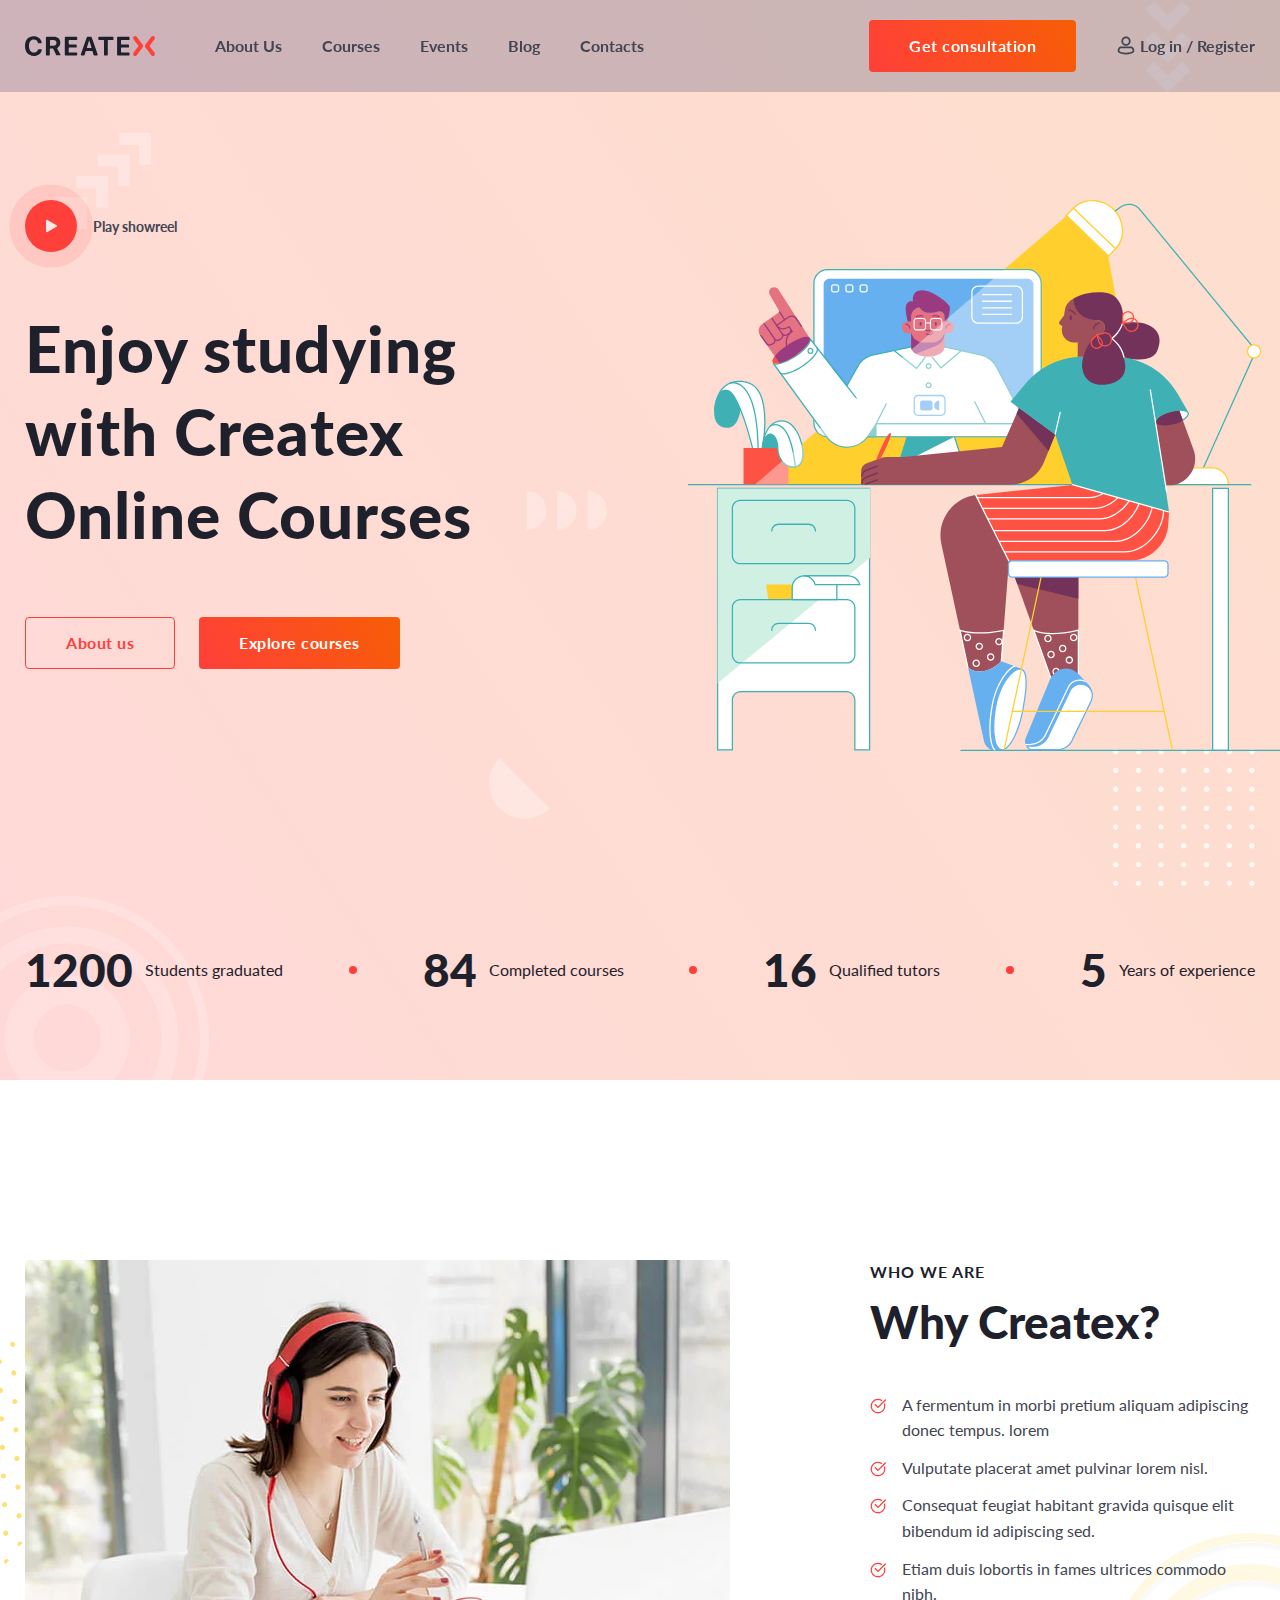
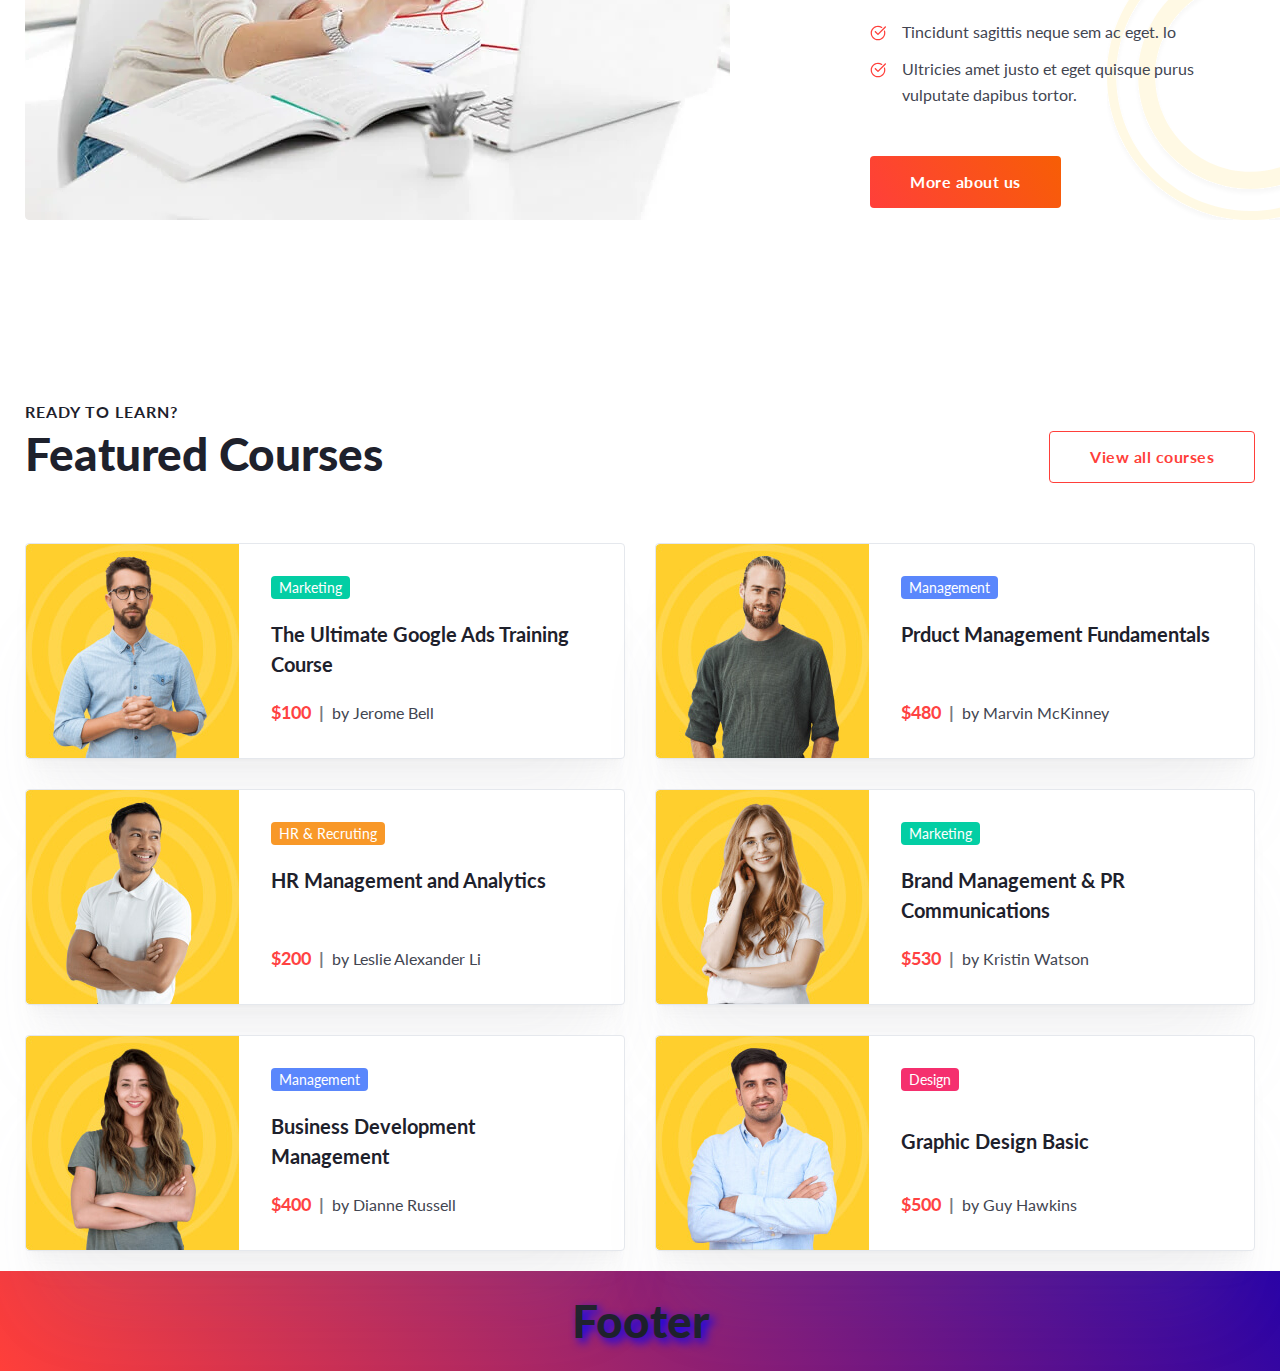
<file: index.html>
<!DOCTYPE html>
<html lang="en">
<head>
   <meta charset="UTF-8">
   <meta http-equiv="X-UA-Compatible" content="IE=edge">
   <meta name="viewport" content="width=device-width, initial-scale=1.0">
   <link rel="stylesheet" href="css/reset.css">
   <link rel="stylesheet" href="css/style.css">
   <title>Lesson_18</title>
</head>
<body>
   <div class="wrapper">
      <header class="header">
         <div class="header__container">
            <a href="index.html" class="header__logo"><img src="img/logo/logo.svg" alt="logo"></a>
            <nav class="header__menu menu">
               <ul class="menu__list">
                  <li class="menu__items"><a href="#" class="menu__link">About Us</a></li>
                  <li class="menu__items"><a href="#" class="menu__link">Courses</a></li>
                  <li class="menu__items"><a href="#" class="menu__link">Events</a></li>
                  <li class="menu__items"><a href="#" class="menu__link">Blog</a></li>
                  <li class="menu__items"><a href="#" class="menu__link">Contacts</a></li>
               </ul>
            </nav>
            <div class="header__action action-header">
               <a href="#" class="action-header__button button"><span>Get consultation</span></a>
               <a href="" class="action-header__in"><span>Log in / Register</span></a>
            </div>
         </div>
      </header>
      <main class="page">
         <section class="page__main main-block">
            <div class="main-block__container">
               <div class="main-block__body body-main">
                  <div class="body-main__content">
                     <a href="#" class="body-main__play">Play showreel</a>
                     <h1 class="body-main__title">Enjoy studying with Createx Online Courses</h1>
                     <div class="body-main__act">
                        <a href="#" class="body-main__button button button--transparent"><span>About us</span></a>
                        <a href="#" class="body-main__button button"><span>Explore courses</span></a>
                     </div>
                  </div>
                  <div class="body-main__picture">
                     <img src="img/illustration.svg" alt="illustration">
                  </div>
               </div>
               <div class="main-block__done done-block">
                  <div class="done-block__item item-done">
                     <div class="item-done__value">1200</div>
                     <div class="item-done__text">Students graduated</div>
                  </div>
                  <div class="done-block__point"></div>
                  <div class="done-block__item item-done">
                     <div class="item-done__value">84</div>
                     <div class="item-done__text">Completed courses</div>
                  </div>
                  <div class="done-block__point"></div>
                  <div class="done-block__item item-done">
                     <div class="item-done__value">16</div>
                     <div class="item-done__text">Qualified tutors</div>
                  </div>
                  <div class="done-block__point"></div>
                  <div class="done-block__item item-done">
                     <div class="item-done__value">5</div>
                     <div class="item-done__text">Years of experience</div>
                  </div>
               </div>
            </div>
            <div class="main-block__decore decore-main">
               <div class="decore-main__item decore-main__item--1"></div>
               <div class="decore-main__item decore-main__item--2"></div>
               <div class="decore-main__item decore-main__item--3"></div>
               <div class="decore-main__item decore-main__item--4"></div>
               <div class="decore-main__item decore-main__item--5"></div>
               <div class="decore-main__item decore-main__item--6"></div>
            </div>
         </section>
         <section class="page__why why-page">
            <div class="why-page__container">
               <div class="why-page__picture">
                  <picture>
                     <source srcset="img/illustration-2.webp" type="image/webp">
                     <img src="img/illustration-2.png" alt="img/illustration-2">
                  </picture>
               </div>
               <div class="why-page__content">
                  <h3 class="why-page__sub-title">Who we are</h3>
                  <h2 class="why-page__title">Why Createx?</h2>
                  <ul class="why-page__list list-why">
                     <li class="list-why__items">A fermentum in morbi pretium aliquam adipiscing donec tempus. lorem</li>
                     <li class="list-why__items">Vulputate placerat amet pulvinar lorem nisl.</li>
                     <li class="list-why__items">Consequat feugiat habitant gravida quisque elit bibendum id adipiscing sed.</li>
                     <li class="list-why__items">Etiam duis lobortis in fames ultrices commodo nibh.</li>
                     <li class="list-why__items">Tincidunt sagittis neque sem ac eget. lo</li>
                     <li class="list-why__items">Ultricies amet justo et eget quisque purus vulputate dapibus tortor.</li>
                  </ul>
                  <a href="#" class="why-page__button button"><span>More about us</span></a>
               </div>
            </div>
         </section>
         <section class="page__courses courses">
            <div class="courses__container">
               <div class="courses__header">
                  <div class="courses__label label">
                     <h3 class="label__sub-title">Ready to learn?</h3>
                     <h2 class="label__title">Featured Courses</h2>
                  </div>
                  <a href="#" class="courses__button button button--transparent"><span>View all courses</span></a>
               </div>
               <div class="courses__cards">
                  <a href="#" class="courses__card card">
                     <div class="card__image">
                        <img src="img/card/bell.png" alt="image">
                     </div>
                     <div class="card__content">
                        <h4 class="card__button card__button--green">Marketing</h4>
                        <h3 class="card__title">The Ultimate Google Ads Training Course</h3>
                        <p class="card__by"><span>$100</span> by Jerome Bell</p>
                     </div>
                  </a>
                  <a href="#" class="courses__card card">
                     <div class="card__image">
                        <img src="img/card/mckinney.png" alt="image">
                     </div>
                     <div class="card__content">
                        <h4 class="card__button card__button--blue">Management</h4>
                        <h3 class="card__title">Prduct Management Fundamentals</h3>
                        <p class="card__by"><span>$480</span> by Marvin McKinney</p>
                     </div>
                  </a>
                  <a href="#" class="courses__card card">
                     <div class="card__image">
                        <img src="img/card/li.png" alt="image">
                     </div>
                     <div class="card__content">
                        <h4 class="card__button card__button--orange">HR & Recruting</h4>
                        <h3 class="card__title">HR  Management and Analytics</h3>
                        <p class="card__by"><span>$200</span> by Leslie Alexander Li</p>
                     </div>
                  </a>
                  <a href="#" class="courses__card card">
                     <div class="card__image">
                        <img src="img/card/watson.png" alt="image">
                     </div>
                     <div class="card__content">
                        <h4 class="card__button card__button--green">Marketing</h4>
                        <h3 class="card__title">Brand Management & PR Communications</h3>
                        <p class="card__by"><span>$530</span> by Kristin Watson</p>
                     </div>
                  </a>
                  <a href="#" class="courses__card card">
                     <div class="card__image">
                        <img src="img/card/russel.png" alt="image">
                     </div>
                     <div class="card__content">
                        <h4 class="card__button card__button--blue">Management</h4>
                        <h3 class="card__title">Business Development Management</h3>
                        <p class="card__by"><span>$400</span> by Dianne Russell</p>
                     </div>
                  </a>
                  <a href="#" class="courses__card card">
                     <div class="card__image">
                        <img src="img/card/hawkin.png" alt="image">
                     </div>
                     <div class="card__content">
                        <h4 class="card__button card__button--pink">Design</h4>
                        <h3 class="card__title card__title--small-gap">Graphic Design Basic</h3>
                        <p class="card__by"><span>$500</span> by Guy Hawkins</p>
                     </div>
                  </a>
               </div>
            </div>
         </section>
      </main>
      <footer class="footer">Footer</footer>
   </div>
</body>
</html>
<!-- <div class="wrapper">
   <header class="header"></header>
   <main class="page">
      Grid-контейнер
      <div class="page__grid grid">
         Grid-контейнер (контент у сітці)
         <span class="grid__item">Блок №1 Lorem ipsum dolor sit amet consectetur adipisicing elit. Non quibusdam, earum at quae, soluta nostrum praesentium vitae rem iusto reprehenderit quis qui, dolore amet quasi itaque obcaecati placeat autem ratione!</span>
         Grid-контейнер (контент у сітці)
         <div class="grid__item">Блок №2</div>
         Grid-контейнер (контент у сітці)
         <div class="grid__item">Блок №3</div>
         Grid-контейнер (контент у сітці)
         <div class="grid__item">Блок №4</div>
         Grid-контейнер (контент у сітці)
         <div class="grid__item">Блок №5</div>
      </div>
      <h2>Приклад AREAS</h2>
      <div class="page__grid-areas grid-areas">
         <div class="grid-areas__header">Хедер</div>
         <div class="grid-areas__sidebar">Сайдбар</div>
         <div class="grid-areas__content">Контент</div>
         <div class="grid-areas__footer">Футер</div>
      </div>
      <div class="page__block item-line">
         <div class="item-line__icon"></div>
         <div class="item-line__body">
               Lorem ipsum dolor sit amet, consectetur adipisicing elit. Nemo placeat nulla vero amet consequuntur, molestiae in accusantium. Perferendis suscipit quo sint officiis adipisci? Laudantium, quisquam explicabo? Explicabo sit iste laborum? Lorem ipsum dolor sit amet consectetur adipisicing elit. Eaque alias animi accusamus corporis neque laudantium non, culpa ex facilis excepturi tempore dolor quod quaerat quibusdam voluptatibus, aut illum minima earum.
         </div>
      </div>
   </main>
   <footer class="footer"></footer>
</div> -->
<!-- <header class="header"></header>
      <main class="page">
         <div class="page__container">
            <div class="page__row">
               <div class="page__column">
                  <div class="page__item">
                     <mark>#1</mark> Lorem ipsum dolor sit amet consectetur adipisicing elit. Nulla provident expedita nobis aliquid nihil laudantium nemo, soluta assumenda totam et deserunt maxime natus adipisci similique magni tempora harum. Excepturi, eveniet! Lorem ipsum dolor sit amet consectetur adipisicing elit. Ipsa itaque, voluptatum distinctio facilis incidunt aliquid dignissimos cum impedit dolorem error repudiandae assumenda natus inventore laboriosam quos rerum rem porro non!
                  </div>
               </div>
               <div class="page__column">
                  <div class="page__item">
                     <mark>#2</mark> Lorem ipsum dolor sit amet consectetur adipisicing elit. Nulla provident expedita nobis aliquid nihil laudantium nemo, soluta assumenda totam et deserunt maxime natus adipisci similique magni tempora harum. Excepturi, eveniet! Lorem ipsum dolor sit amet consectetur adipisicing elit. Ipsa itaque, voluptatum distinctio facilis incidunt aliquid dignissimos cum impedit dolorem error repudiandae assumenda natus inventore laboriosam quos rerum rem porro non!
                     Lorem, ipsum dolor sit amet consectetur adipisicing elit. Consectetur debitis magnam ea minus, quas commodi cupiditate nulla sint ullam magni perspiciatis obcaecati voluptas optio autem. Voluptatem quasi dignissimos fugit dolorum. Lorem ipsum dolor sit amet consectetur adipisicing elit. Alias ea libero iste modi quis velit enim in quisquam dolorum doloribus suscipit quod molestiae reprehenderit non, obcaecati illo magnam. Odio, esse. Lorem ipsum dolor sit amet consectetur adipisicing elit. Adipisci, quam! Explicabo nisi porro quo distinctio eius qui nostrum perspiciatis maiores, eligendi voluptas enim neque, quam vel veniam, consequuntur a et?
                  </div>
               </div>
               <div class="page__column">
                  <div class="page__item">
                     <mark>#3</mark> Lorem ipsum dolor sit amet consectetur adipisicing elit. Nulla provident expedita nobis aliquid nihil laudantium nemo, soluta assumenda totam et deserunt maxime natus adipisci similique magni tempora harum. Excepturi, eveniet! Lorem ipsum dolor sit amet consectetur adipisicing elit. Ipsa itaque, voluptatum distinctio facilis incidunt aliquid dignissimos cum impedit dolorem error repudiandae assumenda natus inventore laboriosam quos rerum rem porro non! Lorem ipsum dolor sit amet consectetur adipisicing elit. Totam iure fuga ab rem quidem impedit expedita maiores. Nisi qui ab ea aliquam laborum iste minima nihil magnam, voluptates dolorum possimus.
                  </div>
               </div>
            </div>
         </div>
      </main>
      <footer class="footer"></footer> -->
<!-- <header class="header"></header>
      <main class="page">
         <div class="page__container">
            <div class="page__row">
               <div class="page__column">
                  <div class="page__item item">
                     <div class="item__image">
                        <img src="img/illustration-2.png" alt="img">
                     </div>   
                     <mark>#1</mark> Lorem ipsum dolor sit amet consectetur adipisicing elit. Nulla provident expedita nobis aliquid nihil laudantium nemo, soluta assumenda totam et deserunt maxime natus adipisci similique magni tempora harum. Excepturi, eveniet! Lorem ipsum dolor sit amet consectetur adipisicing elit. Ipsa itaque, voluptatum distinctio facilis incidunt aliquid dignissimos cum impedit dolorem error repudiandae assumenda natus inventore laboriosam quos rerum rem porro non!
                  </div>
               </div>
               <div class="page__column">
                  <div class="page__item item">
                     <div class="item__image">
                        <img src="img/illustration-2.png" alt="img">
                     </div>   
                     <mark>#2</mark> Lorem ipsum dolor sit amet consectetur adipisicing elit. Nulla provident expedita nobis aliquid nihil laudantium nemo, soluta assumenda totam et deserunt maxime natus adipisci similique magni tempora harum. Excepturi, eveniet! Lorem ipsum dolor sit amet consectetur adipisicing elit. Ipsa itaque, voluptatum distinctio facilis incidunt aliquid dignissimos cum impedit dolorem error repudiandae assumenda natus inventore laboriosam quos rerum rem porro non!
                     Lorem, ipsum dolor sit amet consectetur adipisicing elit. Consectetur debitis magnam ea minus, quas commodi cupiditate nulla sint ullam magni perspiciatis obcaecati voluptas optio autem. Voluptatem quasi dignissimos fugit dolorum. Lorem ipsum dolor sit amet consectetur adipisicing elit. Alias ea libero iste modi quis velit enim in quisquam dolorum doloribus suscipit quod molestiae reprehenderit non, obcaecati illo magnam. Odio, esse. Lorem ipsum dolor sit amet consectetur adipisicing elit. Adipisci, quam! Explicabo nisi porro quo distinctio eius qui nostrum perspiciatis maiores, eligendi voluptas enim neque, quam vel veniam, consequuntur a et?
                  </div>
               </div>
               <div class="page__column">
                  <div class="page__item item">
                     <div class="item__image">
                        <img src="img/illustration-2.png" alt="img">
                     </div>   
                     <mark>#3</mark> Lorem ipsum dolor sit amet consectetur adipisicing elit. Nulla provident expedita nobis aliquid nihil laudantium nemo, soluta assumenda totam et deserunt maxime natus adipisci similique magni tempora harum. Excepturi, eveniet! Lorem ipsum dolor sit amet consectetur adipisicing elit. Ipsa itaque, voluptatum distinctio facilis incidunt aliquid dignissimos cum impedit dolorem error repudiandae assumenda natus inventore laboriosam quos rerum rem porro non! Lorem ipsum dolor sit amet consectetur adipisicing elit. Totam iure fuga ab rem quidem impedit expedita maiores. Nisi qui ab ea aliquam laborum iste minima nihil magnam, voluptates dolorum possimus.
                  </div>
               </div>
            </div>
         </div>
      </main>
      <footer class="footer"></footer> -->
</file>
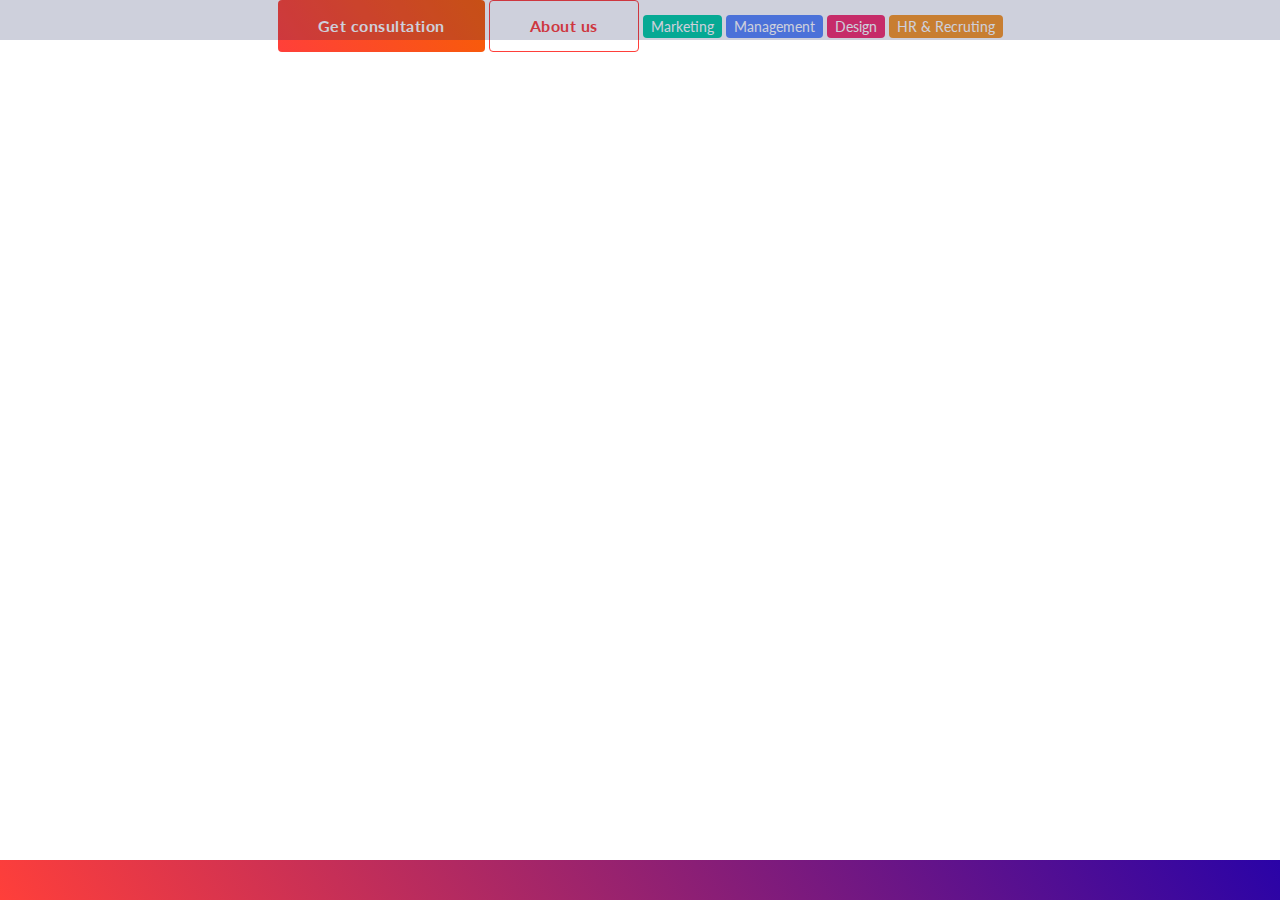
<file: components.html>
<!DOCTYPE html>
<html lang="en">
<head>
   <meta charset="UTF-8">
   <meta http-equiv="X-UA-Compatible" content="IE=edge">
   <meta name="viewport" content="width=device-width, initial-scale=1.0">
   <link rel="stylesheet" href="css/reset.css">
   <link rel="stylesheet" href="css/style.css">
   <title>Components</title>
</head>
<body>
   <div class="wrapper">
      <header class="header"></header>
      <main class="comp__container">
         <a href="#" class="button"><span>Get consultation</span></a>
         <a href="#" class="button button--transparent"><span>About us</span></a>
         <!-- <a href="#" class="button button--large"><span>Send message</span></a>
         <a href="#" class="card-button card-button--green"><span>Marketing</span></a>
         <a href="#" class="card-button card-button--blue"><span>Management</span></a>
         <a href="#" class="card-button card-button--pink"><span>Design</span></a>
         <a href="#" class="card-button card-button--orange"><span>HR & Recruting</span></a> -->
         <h4 class="card__button card__button--green">Marketing</h4>
         <h4 class="card__button card__button--blue">Management</h4>
         <h4 class="card__button card__button--pink">Design</h4>
         <h4 class="card__button card__button--orange">HR & Recruting</h4>
      </main>
      <footer class="footer"></footer>
   </div>
</body>
</html>
</file>
<file: css/style.css>
@import url("https://fonts.googleapis.com/css2?family=Lato:wght@400;700;900&display=swap");

body {
   font-family: "Lato", sans-serif;
   color: #424551;
   font-weight: 400;
   font-size: 16px;
}
.wrapper {
   overflow: hidden;
   min-height: 100%;
   position: relative;
   display: flex;
   flex-direction: column;
}
.wrapper > main {
   flex-grow: 1;
}
[class*="__container"]{
   max-width: 1260px;
   margin: 0 auto;
   padding-left: 15px;
   padding-right: 15px;
}
/* Кнопки */

.button {
   border-radius: 4px;
   padding: 16px 40px;
   font-weight: 700;
   letter-spacing: 0.5px;
   color: #fff;
   display: inline-block;
   line-height: 1.25;
   position: relative;
   background: linear-gradient(55.95deg,
      #FF3F3A 0%,
      #F75E05 100%); 
}

.button span{
   position: relative;
   z-index: 2;
}
.button::before{
   content: "";
   width: 100%;
   height: 100%;
   position: absolute;
   top: 0;
   left: 0;
   opacity: 0;
   transition: opacity 0.4s ease 0s;
   background: linear-gradient(55.95deg,
         #13581a 0%,
         #e05708 100%);
   border-radius: 4px;
}
.button:hover::before,
.button:focus::before {
   opacity: 1;
}
.button--transparent {
   border-radius: 4px;
   padding: 15px 40px;
   font-weight: 700;
   letter-spacing: 0.5px;
   color: #FF3F3A;
   line-height: 1.25;
   position: relative;
   background: transparent;
   border: 1px solid #FF3F3A; 
}
.button--transparent:hover,
.button--transparent:focus { 
   transition: 0.4s ease 0s;
   color: #fff;
   border: 1px solid #FF3F3A;
   background-color: #FF3F3A;
}

.button--large {
   font-weight: 700;
   line-height: 1.25;
   background: linear-gradient(55.95deg, #FF3F3A 0%, #F75E05 100%);
   border-radius: 4px;
   align-items: center;
   text-align: center;
   letter-spacing: 0.5px;
   color: #FFF;
   padding: 16px 117px;
   letter-spacing: 0.5px;
}

.card__button--green {
   font-size: 14px;
   line-height: 150%;
   color: #FFFFFF;
   display: inline-block;
   align-items: center;
   padding: 1px 8px;
   background: #03CEA4;
   border-radius: 4px;
}
.card__button--green:hover,
.card__button--green:focus {
   transition: 0.4s ease 0s;
   background: #03a887;
}

.card__button--blue {
   font-size: 14px;
   line-height: 150%;
   color: #FFFFFF;
   display: inline-block;
   align-items: center;
   padding: 1px 8px;
   background: #5A87FC;
   border-radius: 4px;
}
.card__button--blue:hover,
.card__button--blue:focus {
   transition: 0.4s ease 0s;
   background: #305ccc;
}

.card__button--pink {
   font-size: 14px;
   line-height: 150%;
   color: #FFFFFF;
   display: inline-block;
   align-items: center;
   padding: 1px 8px;
   background: #F52F6E;
   border-radius: 4px;
}
.card__button--pink:hover,
.card__button--pink:focus {
   transition: 0.4s ease 0s;
   background: #b61145;
}

.card__button--orange {
   font-size: 14px;
   line-height: 150%;
   color: #FFFFFF;
   display: inline-block;
   align-items: center;
   padding: 1px 8px;
   background: #F89828;
   border-radius: 4px;
}
.card__button--orange:hover,
.card__button--orange:focus {
   transition: 0.4s ease 0s;
   background: #a75e0a;
}
/* =============================================== */
.header {
   position: fixed;
   width: 100%;
   top: 0;
   left: 0;
   z-index: 50;
   padding-top: 20px;
   padding-bottom: 20px;
   background-color: rgba(17, 31, 86, 0.207);
}
.header__container {
   display: grid;
   grid-template-columns: 130px 1fr auto;
   gap: 60px;
   align-items: center;
}
.menu__list {
   display: grid;
   justify-content: start;
   grid-template-columns: repeat(5, auto);
   column-gap: 40px;
   align-items: center;
}
.menu__items {
   font-weight: 700;
   line-height: 160%;
   color: #424551;
}
.menu__link:hover,
.menu__link:focus {
   color: #FF3F3A;
   text-decoration: underline;
   transition: all 0.3s ease 0s;
}
.action-header {
   display: grid;
   column-gap: 36px;
   grid-template-columns: repeat(2, auto);
   justify-content: end;
   align-items: center;
}
.action-header__in {
   font-weight: 700;
   line-height: 160%;
   color: #424551;
}
.action-header__in::before {
   content: "";
   background: url('../img/logo/profile.svg') center no-repeat;
   width: 20px;
   height: 20px;
   padding-left: 28px;
}
.action-header__in:hover, 
.action-header__in:focus {
   text-decoration: underline;
}
@media (max-width: 1100px) {
   .header {
      padding-top: 15px;
      padding-bottom: 15px;
   }
   .header__container {
      gap: 40px;
   }
   .menu__list {
      column-gap: 20px;
   }
   .action-header {
      column-gap: 28px;
   }
}
@media (max-width: 991px) {
   .header__container {
      grid-template-columns: 1fr;
      grid-template-rows: repeat(3, auto);
      row-gap: 15px;
   }
   .header__logo {
      display: inline-grid;
      justify-content: center;
   }
   .menu__list {
      justify-content: space-evenly;
      column-gap: 40px;
   }
   .action-header {
      justify-content: center;
      column-gap: 36px;
   }
}
@media (max-width: 480px) {
   .action-header {
      grid-template-columns: 1fr;
      grid-template-rows: repeat(2,1fr);
      row-gap: 5px;
      max-width: 100%;
      justify-content: center;
      text-align: center;
   }
   .menu__list {
      grid-template-columns: repeat(3, auto);
      justify-content: space-evenly;
      row-gap: 10px;
   }
}
.page {
   margin-bottom: 20px;
}
.page__main:not(:last-child) {
   margin-bottom: 180px;
}
.main-block {
   background: linear-gradient(55.95deg, rgba(255, 64, 58, 0.2) 0%, rgba(247, 94, 5, 0.2) 100%);
   padding: 200px 0px 80px 0px;
   overflow: hidden;
   position: relative;
}

.main-block__container {
   position: relative;
   z-index: 10;
}
.main-block__body {}
.body-main {
   display: grid;
   grid-template-columns: repeat(2, 1fr);
   margin-bottom: 189px;
   z-index: 4;
}
.body-main__content {
   align-items: center;
   padding-right: 40px;
}
.body-main__play {
   display: inline-grid;
   font-weight: 700;
   font-size: 14px;
   line-height: 150%;
   gap: 0px 16px;
   align-items: center;
   grid-template-columns: 52px 1fr;
   position: relative;
}

.body-main__play::before {
   content: "";
   background: #FF3F3A url('../img/logo/play.svg') center no-repeat;
   height: 52px;
   border-radius: 50%;
   transition: all 0.3s ease 0s;
}
.body-main__play::after {
   content: "";
   background:  #FF3F3A;
   border-radius: 50%;
   height: 52px;
   width: 52px;
   position: absolute;
   top: 0;
   left: 0;
   opacity: 0.12;
   transform: scale(1.6);
   animation: play 2s infinite ease; 
}
.body-main__play:hover::before {
   background-color: #90100c;
} 
.body-main__play:hover::after {
   animation-play-state: paused;
}

@keyframes play {
   0% {
      transform: scale(1.6);
   }
   100% {
      transform: scale(2.6);
      opacity: 0;
   }
}
.body-main__play:not(:last-child) {
   margin-bottom: 55px;
}
.body-main__title {
   font-weight: 900;
   font-size: 64px;
   line-height: 130%;
   letter-spacing: 1px;
   color: #1E212C;
   align-self: start;
}
.body-main__title:not(:last-child) {
   margin-bottom: 60px;
}
.body-main__act {
   display: grid;
   grid-template-columns: repeat(2, auto);
   column-gap: 24px;
   justify-content: start;
   align-items: center;
   position: relative;
   z-index: 4;
}

.body-main__picture {
   max-width: 107.8%;
   transform: translate(7.8%, 0px);
}
.body-main__picture img {
   max-width: 100%;
}
.main-block__done {}
.done-block {
   display: grid;
   align-items: center;
   grid-template-columns: repeat(7, auto);
   justify-content: space-between;
}
.done-block__item {
   display: grid;
   align-items: center;
   column-gap: 12px;
   grid-template-columns: repeat(2, auto);
}
.item-done {}
.item-done__value {
   font-weight: 900;
   font-size: 46px;
   line-height: 130%;
   color: #1E212C;
}
.item-done__text {
   line-height: 160%;
   color: #1E212C
}
.done-block__point {
   background:  #FF3F3A;
   width: 8px;
   height: 8px;
   border-radius: 50%;
}
.decore-main {
   position: absolute;
   width: 100%;
   height: 100%;
   top: 0;
   left: 0;
}
.decore-main__item {
   position: absolute;
}
.decore-main__item--1 {
   background: url('../img/decor/01.svg') 0 0 no-repeat;
   width: 96px;
   height: 96px;
   top: 12.31%;
   left: 4.27%;
}
.decore-main__item--2 {
   background: url('../img/decor/02.svg') 0 0 no-repeat;
   width: 284px;
   height: 284px;
   bottom: -9.27%;
   left: -5.83%;
   opacity: 0.2;
}
.decore-main__item--3 {
   background: url('../img/decor/03.svg') 0 0 no-repeat;
width: 88px;
height: 47px;
top: 45.09%;
left: 40.72%;
}
.decore-main__item--4 {
   background: url('../img/decor/04.svg') 0 0 no-repeat;
width: 61px;
height: 61px;
bottom: 24.16%;
left: 38.17%;
}
.decore-main__item--5 {
   background: url('../img/decor/05.svg') 0 0 no-repeat;
   width: 187px;
   height: 137px;
   bottom: 17.96%;
   right: -1.56%;
}
.decore-main__item--6 {
   background: url('../img/decor/01.svg') 0 0 no-repeat;
   transform: rotate(135deg);
   width: 96px;
   height: 96px;
   top: -2.16%;
   right: 5.02%;
}
@media (max-width: 1100px) {
   .body-main__title {
      font-size: 58px;
   }
}
@media (max-width: 991px) {
   .done-block__point {
      opacity: 0;
      visibility: hidden;
   }
   .done-block {
      display: grid;
      align-items: center;
      grid-template-columns: repeat(4, auto);
      justify-content: space-evenly;
      gap: 20px 30px;
   }
}
@media (max-width: 970px) {
   .body-main__title {
      font-size: 54px;
   }
   .body-main__play:not(:last-child) {
      margin-bottom: 45px;
   }
   .body-main__title:not(:last-child) {
      margin-bottom: 50px;
   }
}

@media (max-width: 860px) {
   .main-block {
      padding-top: 180px;
   }
   .body-main {
      display: grid;
      grid-template-columns: 1fr;
      row-gap: 10px;
      margin-bottom: 140px;
   }
   .body-main__content {
      align-items: center;
      padding-right: 0px;
   }
   .body-main__play {
      display: inline-grid;
      /* Ментори підскажуть, як ще можна це відцентрувати? alight-items: center не допомогло( */
      left: 50%;
      transform: translate(-50%, 0px);
   }
   .body-main__title {
      text-align: center;
   }
   .body-main__act {
      display: grid;
      justify-content: center;
      align-items: center;
   }
   .decore-main__item--2 {
      background: url('../img/decor/02.svg') 0 0 no-repeat;
      width: 284px;
      height: 254px;
      bottom: -10.27%;
      left: -10.83%;
      opacity: 0.2;
   }
   .decore-main__item--3 {
      visibility: hidden;
      opacity: 0;
   }
   .decore-main__item--4 {
      opacity: 0;
      visibility: hidden;
   }
   .decore-main__item--5 {
      background: url('../img/decor/05.svg') 0 0 no-repeat;
      width: 167px;
      height: 117px;
      bottom: 11.96%;
      right: -7.56%;
   }
}
@media (max-width: 760px) {
   .decore-main__item--5 {
      opacity: 0;
      visibility: hidden;
   }
   .body-main {
      margin-bottom: 20px;
   }
}
@media (max-width: 600px) {
   .main-block {
      padding-bottom: 40px;
   }
   .done-block {
      grid-template-columns: repeat(2, auto);
      justify-content: space-evenly;
      gap: 20px 30px;
   }
}
@media (max-width: 480px) {
   .main-block {
      padding-top: 260px;
   }
   .body-main__act {
      display: grid;
      justify-content: center;
      align-items: center;
      grid-template-columns: 1fr;
      row-gap: 10px;
      text-align: center;
   }
   .body-main__play:not(:last-child) {
      margin-bottom: 25px;
   }
   .body-main__title:not(:last-child) {
      margin-bottom: 30px;
   }
}
@media (max-width: 425px) {
   .body-main__title {
      font-size: 34px;
   }
   .item-done__value {
      font-size: 40px;
   }
   .done-block {
      row-gap: 10px;
   }
}


.page__why:not(:last-child) {
   margin-bottom: 180px;
}
.why-page {
   position: relative;
   overflow: hidden;
}
.why-page__container {
   position: relative;
   z-index: 10;
   display: grid;
   grid-template-columns: 57.3% 31.7%;
   justify-content: space-between;
   column-gap: 130px;
}
.why-page::before {
   content: "";
   position: absolute;
   background: url('../img/decor/why-decor.svg') 0 0 no-repeat;
   opacity: 0.8;
   transform: rotate(-52.46deg);
   transform-origin: 0 0;
   width: 181px;
   height: 132px;
   top: 40%;
   left: -7.77%;
}
.why-page::after {
   content: "";
   position: absolute;
   background: url('../img/decor/why-decor-2.svg') 0 0 no-repeat;
   opacity: 0.12;
   bottom: 0%;
   right: -8.59%;
   width: 287px;
   height: 287px;
}
/* .why-page__picture {
   position: relative;
   max-width: 705px;
   max-height: 560px;
   border-radius: 4px;
}
.why-page__picture img {
   position: absolute;
   width: 100%;
   height: 100%;
   top: 0;
   left: 0;
   object-fit: cover;
   min-height: 560px;
} */

.why-page__picture {
   border-radius: 4px;
   overflow: hidden;
}
.why-page__picture img {
   max-width: 100%;
}
.why-page__content {
   padding-left: 5px;
}
.why-page__sub-title {
   font-weight: 700;
   font-size: 16px;
   line-height: 150%;
   letter-spacing: 1px;
   text-transform: uppercase;
   color: #1E212C;
}
.why-page__sub-title:not(:last-child) {
   margin-bottom: 8px;
}
.why-page__title {
   font-weight: 900;
   font-size: 46px;
   line-height: 130%;
   color: #1E212C;
}
.why-page__title:not(:last-child) {
   margin-bottom: 40px;
}
.why-page__list {}
.list-why:not(:last-child) {
   margin-bottom: 48px;
}
.list-why__items {
   line-height: 160%;
   position: relative;
   min-height: 16px;
   padding-left: 32px;
}
.list-why__items:not(:last-child) {
   margin-bottom: 12px;
}
.list-why__items::before {
   content: "";
   position: absolute;
   background: url('../img/logo/check.svg') center no-repeat;
   top: 6px;
   left: 0;
   width: 16px;
   height: 16px;
   margin-right: 16px;
}

@media (max-width: 1100px) {
   .page__main:not(:last-child) {
      margin-bottom: 20px;
   }
   .page__why:not(:last-child) {
      margin-bottom: 20px;
   }
   .why-page::before,
   .why-page::after {
      opacity: 0;
      visibility: hidden;
   }
   .why-page__container {
      display: grid;
      grid-template-columns: 1fr;
      justify-items: center;
      row-gap: 20px;
   }
   .why-page__picture {
      width: 100%;
      order: 2;
   }
   .why-page__picture img {
      width: 100%;
   }
   .why-page__content {
      padding-left: 0px;
   }
   .why-page__sub-title {
      text-align: center;
   }
   .why-page__title {
      text-align: center;
   }
   .why-page__button {
      text-align: center;
      width: 100%;
   }
}
@media (max-width: 580px) {
   .why-page__title {
      font-size: 40px;
   }
   .why-page__title:not(:last-child) {
      margin-bottom: 20px;
   }
   .list-why:not(:last-child) {
      margin-bottom: 24px;
   }
}


.page__courses {}
.courses {}
.courses__container {}
.courses__header {
   display: grid;
   grid-template-columns: 1fr auto;
   justify-content: start;
}
.courses__header:not(:last-child) {
   margin-bottom: 60px;
}
.courses__label {}
.label {}
.label__sub-title {
   font-weight: 700;
   line-height: 150%;
   letter-spacing: 1px;
   text-transform: uppercase;
   color: #1E212C;
}

.label__title {
   font-weight: 900;
   font-size: 46px;
   line-height: 130%;
   color: #1E212C;
}
.label__title:not(:last-child) {
   margin-bottom: 60px;
}
.courses__button {
   display: inline-grid;
   align-self: end;
   align-items: end;
   text-align: center;
}

.courses__cards {
   display: grid;
   grid-template-columns: repeat(2, 1fr);
   justify-content: space-between;
   gap: 30px;
}
.courses__card {
   display: grid;
   grid-template-columns: 35.6% 64.4%;
   overflow: hidden;
   background: #FFFFFF;
   border: 1px solid #E5E8ED;
   box-shadow: 0px 80px 80px -20px rgba(154, 156, 165, 0.08), 0px 30px 24px -10px rgba(154, 156, 165, 0.05), 0px 12px 10px -6px rgba(154, 156, 165, 0.04), 0px 4px 4px -4px rgba(30, 33, 44, 0.03);
   border-radius: 4px;
   position: relative;
}
.courses__card:hover,
.courses__card:focus {
   background: #FFFFFF;
   border: 1px solid #E5E8ED;
   box-shadow: 0px 4px 4px rgba(0, 0, 0, 0.25);
   border-radius: 4px;
}
.card__image {
   overflow: hidden;
   border-radius: 4px 0px 0px 4px;
   position: relative;
   padding-bottom: 99%; /* 214/214 */
}
.card__image img {
   position: absolute;
   top: 0;
   height: 0;
   width: 100%;
   height: 100%;
   object-fit: cover;
}
.courses__card:hover img,
.courses__card:focus img {
   transform: scale(1.1);
   transition: all 0.3s ease 0s;
}
.card__content {
   padding: 32px;
   display: grid;
   row-gap: 20px;
   grid-template-rows: auto 1fr auto;
}
.card__button {
   display: inline-grid;
   justify-self: start;
}
.card__title {
   font-weight: 700;
   font-size: 20px;
   line-height: 150%;
   color: #1E212C;
}
.card__title--small-gap {
   align-self: center;
}
.card__by {
   display: grid;
   align-items: center;
   grid-template-columns: auto 1fr;
   justify-content: start;
   column-gap: 8px;
}
.card__by span {
   font-weight: 700;
   font-size: 18px;
   line-height: 150%;
   color: #FF4242;
   
}
.card__by span::after {
   content: "|";
   color: rgba(120, 122, 128, 1);
   padding-left: 8px;
   align-items: center;
}
@media (max-width: 1100px) {
   .courses__header:not(:last-child) {
      margin-bottom: 30px;
   }
}
@media (max-width: 991px) {
   .courses__header {
      display: grid;
      grid-template-columns: 1fr;
      row-gap: 10px;
      text-align: center;
   }
   .courses__header:not(:last-child) {
      margin-bottom: 15px;
   }
   .courses__cards {
      display: grid;
      grid-template-columns: 1fr;
      gap: 15px;
   }
   .courses__card {
      grid-template-columns: 36% 64%;
   }
   .card__image { 
      position: relative;
   }
   .card__content {
      /* position: absolute; */
      /* top: center;
      left: center; */
      /* grid-template-rows: 16% 20% 22%; */
      grid-template-rows: auto 1fr auto;
      padding-top: 70px;
      padding-bottom: 150px;
   }
   @media (max-width: 600px) {
      .courses__card {
         grid-template-columns: 1fr;
      }
      .card__content {
         grid-template-rows: auto 1fr auto;
      }
   }
}
@media (max-width: 600px) {
   .card__content {
      grid-template-rows: auto 1fr auto;
      padding-top: 32px;
      padding-bottom: 32px;
   
   }
}
@media (max-width: 500px) {
   .label__title {
   font-size: 40px;
   }
}
@media (max-width: 390px) {
   .label__title {
   font-size: 32px;
   }
}
.footer {
   font-weight: 900;
   font-size: 46px;
   line-height: 130%;
   color: #1E212C;
   background: linear-gradient(55.95deg, #FF3F3A 0%, #2a03a7 100%);
   padding: 20px 0px;
   text-align: center;
   text-shadow: 4px 4px 10px blue;
}

/* ======================================================================================= */
/* Полігончик з пропрацюванням */
/* Grid-контейнер */
/* .page__grid {
   margin-bottom: 50px;
} */
.grid {
   /* display: grid; */

   /* grid-template-areas: block-1 block-1; */

   /* height: 500px; */
   /* background-color: #77608d; */
   /* gap: 20px; */
   /* Налаштовує колонки */
   /* grid-template-columns: repeat(3, 1fr); */
   /* Налаштовує рядки */
   /* grid-template-rows: 50px 50px 50px; */
   /* Скорочений запис (спочатку рядки, потім колонки) */
   /* grid-template: 50px 50px 50px / 100px 200px 150px; */
   /* grid-template-rows: 50px; */

   /* Алгоритм автоматичного розміщення елементів */
   /* grid-auto-flow: column; */



   /* Розміри не явних(других) колонки / рядка */
   /* grid-auto-rows: 1fr; */
   /* grid-auto-columns: 250px; */


   /* Вирівнювання вмісту (контенту) вздовж горизонтальної осі  */
   /* justify-items: stretch; */

   /* Вирівнювання вмісту (контенту) вздовж вертикальної осі  */
   /* align-items: stretch; */


   /* Вирівнювання сітки вздовж горизонтальної осі */
   /* justify-content: start; */

   /* Вирівнювання сітки вздовж вертикалтної осі */
   /* align-content: start; */
}


/* Grid-контейнер (контент у сітці) */
/* .grid__item {
   background-color: #7a956b;
   padding: 15px;
} */

/* .grid__item:nth-child(1) { */
   /* Можемо дати назву блоку через */
   /* grid-area: block-1; */

   /* grid-column-start: 3;
   grid-column-end: 4; */

   /* Універсальний запис */
   /* grid-column: 1 / 2; */
   
   /* Займи дві колонки (все звлежить від цифри, скільки колонок зайняти) він не розтягується, а займає ту кількість еолонок яку вказуємо */
   /* grid-column: 2 / span 2;
   grid-row: 2 / span 2; */



   /* grid-row: ; */
/* } */


/* .page__grid-areas {}


.grid-areas {
   display: grid;
   grid-template-areas:
      "sidebar sidebar"
      "header content"
      "footer footer";
   grid-template-columns: 150px 1fr;
   grid-template-rows: 1fr auto 1fr;
}

.grid-areas__header {
   grid-area: header;
   background-color: #77608d;
   padding: 15px;
}

.grid-areas__sidebar {
   grid-area: sidebar;
   background-color: #0026b1;
   padding: 15px;
}

.grid-areas__content {
   grid-area: content;

   background-color: #940404;
   padding: 15px;
} */

/* .grid-areas__footer {
   grid-area: footer;
   background-color: #77608d;
   padding: 15px;
} */
/* ======================================================================================= */
/* .page__block {}

.item-line {
   display: grid;
   gap: 10px;
   grid-template-columns: 40px 1fr;

}

.item-line__icon {
   background: blue url('../img/logo/check.svg') center no-repeat;
   border-radius: 50%;
   height: 40px;
} */

/* .item-line__body {
   align-self: center;
} */
/* ======================================================================================= */
/* Тренування */
/* .page__container {}
[class*="__container"] {
   max-width: 1260px;
   margin: 0 auto;
   padding-left: 15px;
   padding-right: 15px;
}
.page {
   padding: 50px;
}

.page__row {
   display: flex;
   margin: 0px -15px;
   flex-wrap: wrap;
   row-gap: 20px;
}
.page__column {
   flex: 0 1 33.333%;
   padding: 0px 15px;
   margin-bottom: 20px;
}
.page__item {
   border: 2px solid red;
   border-radius: 5px;
   padding: 20px;
   min-height: 100%;
}
@media (max-width: 880px) {
   .page__column {
      flex: 0 1 50%;
   }
      .page__column:last-child {
         flex: 1 1 100%;
      }
}
@media (max-width: 580px) {
   .page__column {
      flex: 1 1 100%;
   }
}
@media (min-width: 420px) and (max-width: 580px) {
   .page__column {
      flex: 0 1 50%;
   }
}

@media (max-width: 1259.98px) {
   [class*="__container"]{
      max-width: 970px;
   }
}
@media (max-width: 990.98px) {
   [class*="__container"] {
      max-width: 750px;
   }
}
@media (max-width: 767.98px) {
   [class*="__container"] {
      max-width: none;
      min-width: 450px;
   }
}
@media (max-width: 479.98px) {
   [class*="__container"] {
      max-width: none;
   }
}

.item__image {
   margin-bottom: 15px;
   position: relative;
   padding-bottom: 50.666667%;
}
.item__image img {
   position: absolute;
   top: 0;
   left: 0;
   width: 100%;
   height: 100%;
   object-fit: cover;
   object-position: top;
} */
</file>
